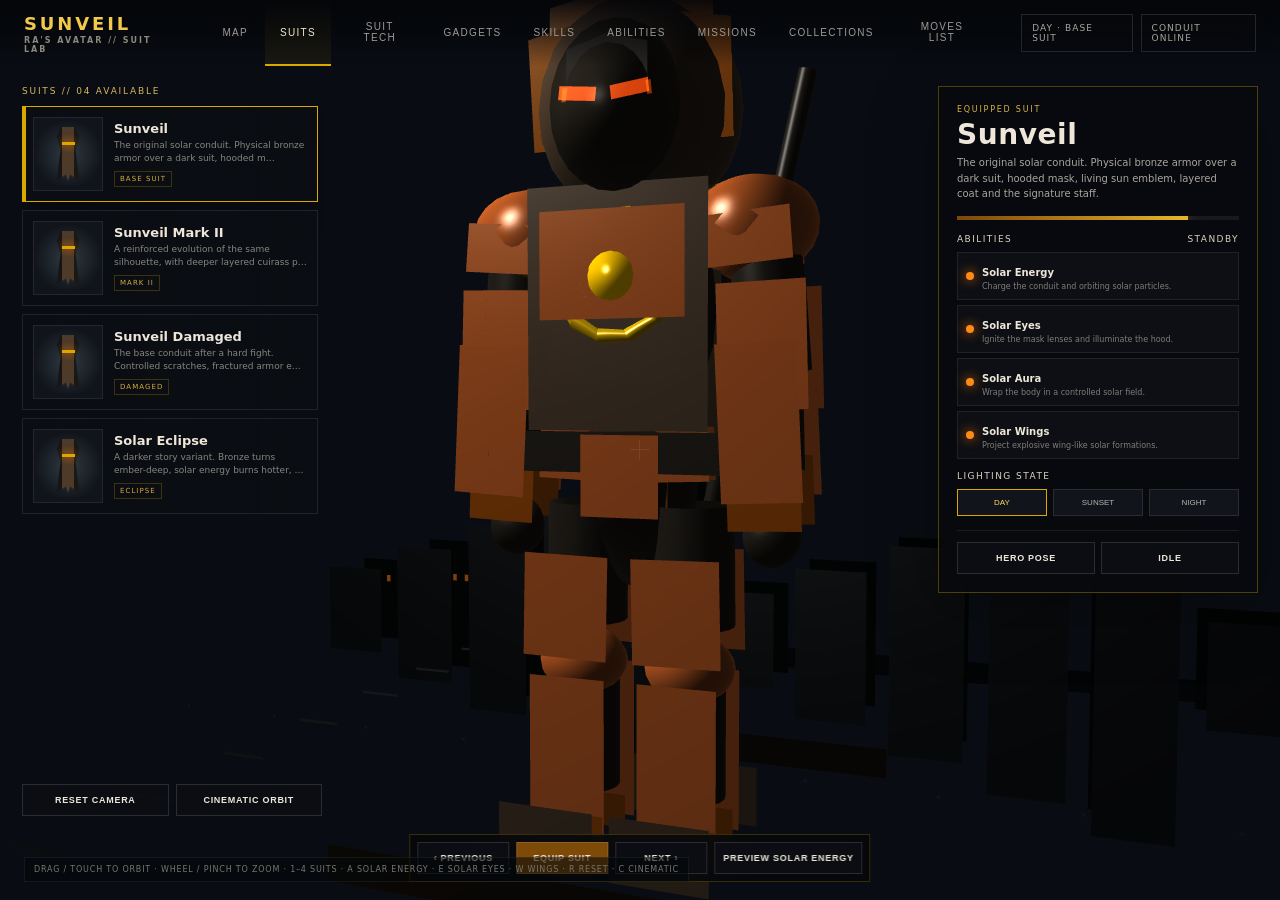
<file: index.html>
<!doctype html>
<html lang="en">
<head>
<meta charset="utf-8"/>
<meta name="viewport" content="width=device-width,initial-scale=1,viewport-fit=cover"/>
<title>Sunveil // Suit Lab</title>
<meta name="theme-color" content="#080a10">
<meta name="description" content="Sunveil interactive 3D character and suit laboratory.">
  <link rel="stylesheet" href="styles.css">
</head>
<body>
<div id="boot" aria-live="polite"><div class="bootMark">SUNVEIL</div><div class="bootBar"><i></i></div><small>INITIALIZING CHARACTER LAB</small></div>
<div id="app">
<canvas id="gl"></canvas>
<div id="hud">
  <header class="top"><div class="logo">SUNVEIL<small>RA'S AVATAR // SUIT LAB</small></div><nav class="nav" id="nav"></nav><div class="topRight"><span class="chip" id="modeChip">DAYLIGHT</span><span class="chip">CONDUIT ONLINE</span></div></header>
  <aside class="left"><div class="sectionTitle">SUITS // 04 AVAILABLE</div><div class="suitList" id="suitList"></div><div class="bottomLeft"><button class="btn" id="reset">Reset Camera</button><button class="btn" id="cinematic">Cinematic Orbit</button></div></aside>
  <aside class="right"><div class="eyebrow">Equipped Suit</div><h1 id="suitName">Sunveil</h1><p class="desc" id="suitDesc"></p><div class="bar"><i id="powerBar"></i></div><div class="rowTitle"><span>Abilities</span><span id="abilityState">STANDBY</span></div><div id="abilities"></div><div class="rowTitle">Lighting State</div><div class="lighting" id="lights"></div><div class="rightFoot"><button class="btn" id="heroPose">Hero Pose</button><button class="btn" id="idlePose">Idle</button></div></aside>
  <div class="bottom"><button class="btn" id="prev">‹ Previous</button><button class="btn primary" id="equip">Equip Suit</button><button class="btn" id="next">Next ›</button><button class="btn" id="abilityPreview">Preview Solar Energy</button></div>
  <div class="hint">Drag / touch to orbit · wheel / pinch to zoom · 1–4 suits · A solar energy · E solar eyes · W wings · R reset · C cinematic</div>
  <div class="crosshair"></div><div class="toast" id="toast"></div>
</div></div>
  <script src="app.js" defer></script>
<noscript><div class="fatal">JavaScript is required to run the Sunveil Character Lab.</div></noscript>
</body></html>
</file>
<file: styles.css>
:root{--gold:#D9A900;--orange:#954608;--bronze:#BC5A24;--dark:#4A3A2B;--ink:#24201A;--panel:rgba(8,10,14,.78);--line:rgba(217,169,0,.34);--cyan:#83d6ff}
*{box-sizing:border-box}html,body{margin:0;height:100%;overflow:hidden;background:#05070b;color:#eee7d9;font-family:Inter,ui-sans-serif,system-ui,-apple-system,Segoe UI,sans-serif}
#app{position:fixed;inset:0;background:radial-gradient(circle at 50% 44%,#202733 0,#0b1018 48%,#040509 100%)}
canvas{position:absolute;inset:0;width:100%;height:100%;touch-action:none}
#hud{position:absolute;inset:0;pointer-events:none}
.top{position:absolute;top:0;left:0;right:0;height:66px;display:flex;align-items:center;gap:28px;padding:0 24px;background:linear-gradient(180deg,rgba(4,5,8,.93),rgba(4,5,8,.55),transparent);pointer-events:auto}
.logo{font-weight:900;letter-spacing:.16em;color:#f3c94c;font-size:18px}.logo small{display:block;font-size:8px;color:#8e897e;letter-spacing:.25em;margin-top:2px}
.nav{display:flex;height:100%;align-items:center;gap:2px}.nav button{height:100%;padding:0 15px;background:transparent;border:0;border-bottom:2px solid transparent;color:#9d9a93;font-size:10px;letter-spacing:.13em;text-transform:uppercase;cursor:pointer}.nav button.active{color:#f2e7cd;border-bottom-color:var(--gold);background:linear-gradient(180deg,transparent,rgba(217,169,0,.08))}
.topRight{margin-left:auto;display:flex;gap:8px;align-items:center}.chip{padding:8px 10px;border:1px solid rgba(255,255,255,.12);background:rgba(8,10,14,.55);font-size:9px;letter-spacing:.12em;text-transform:uppercase;color:#aaa69d}
.left{position:absolute;left:22px;top:86px;bottom:84px;width:300px;pointer-events:auto;display:flex;flex-direction:column;gap:10px}.sectionTitle{font-size:9px;letter-spacing:.2em;text-transform:uppercase;color:#d6b75b}.suitList{flex:1;overflow:auto;padding-right:4px}.suitCard{position:relative;display:grid;grid-template-columns:70px 1fr;gap:11px;align-items:center;padding:10px;margin:0 0 8px;border:1px solid rgba(255,255,255,.09);background:linear-gradient(90deg,rgba(11,14,19,.88),rgba(11,14,19,.62));cursor:pointer;transition:.18s}.suitCard:hover{border-color:rgba(217,169,0,.45);transform:translateX(2px)}.suitCard.active{border-color:var(--gold);box-shadow:inset 3px 0 0 var(--gold),0 8px 30px rgba(0,0,0,.25)}.thumb{height:74px;border:1px solid rgba(255,255,255,.08);background:radial-gradient(circle,#303a43,#11151b 68%);display:grid;place-items:center;overflow:hidden}.thumb .mini{width:27px;height:54px;position:relative;background:linear-gradient(90deg,#171514 0 25%,#4d3a28 25% 70%,#1b1714 70%);clip-path:polygon(25% 0,75% 0,92% 18%,78% 42%,92% 100%,58% 88%,50% 100%,42% 88%,8% 100%,22% 42%,8% 18%)}.thumb .mini:after{content:"";position:absolute;left:7px;right:7px;top:15px;height:3px;background:#d9a900;box-shadow:0 0 8px #ff7b00}.suitCard h3{margin:0 0 3px;font-size:13px}.suitCard p{margin:0;color:#87857e;font-size:9px;line-height:1.35}.tag{display:inline-block;margin-top:7px;font-size:7px;letter-spacing:.15em;color:#d8ad37;border:1px solid rgba(217,169,0,.24);padding:3px 5px}
.bottomLeft{display:grid;grid-template-columns:1fr 1fr;gap:7px}.btn{border:1px solid rgba(255,255,255,.13);background:rgba(12,15,20,.86);color:#eee7d9;padding:10px 8px;font-size:9px;font-weight:750;letter-spacing:.08em;text-transform:uppercase;cursor:pointer}.btn:hover,.btn.active{border-color:var(--gold);color:#ffd95b;background:rgba(38,30,15,.9)}
.right{position:absolute;right:22px;top:86px;width:320px;pointer-events:auto;background:var(--panel);border:1px solid var(--line);backdrop-filter:blur(18px);box-shadow:0 18px 60px rgba(0,0,0,.35);padding:18px}.eyebrow{font-size:8px;letter-spacing:.22em;text-transform:uppercase;color:#d8b449}.right h1{margin:4px 0;font-size:28px;letter-spacing:.02em}.desc{font-size:10px;color:#aaa69c;line-height:1.55;margin:0 0 14px}.bar{height:4px;background:#16191e;margin:8px 0 14px;overflow:hidden}.bar i{display:block;height:100%;width:82%;background:linear-gradient(90deg,#7c4709,#e7b629);box-shadow:0 0 14px #c87908}.rowTitle{display:flex;justify-content:space-between;align-items:center;margin:12px 0 8px;font-size:9px;letter-spacing:.16em;text-transform:uppercase;color:#ded3bd}.ability{display:flex;align-items:center;gap:8px;padding:8px;border:1px solid rgba(255,255,255,.08);margin:5px 0;background:rgba(255,255,255,.025);cursor:pointer}.ability:hover{border-color:rgba(217,169,0,.5)}.ability .dot{width:8px;height:8px;border-radius:50%;background:#ff8b16;box-shadow:0 0 12px #ff7400}.ability b{font-size:10px}.ability small{display:block;color:#7e7d79;font-size:8px;margin-top:2px}.lighting{display:grid;grid-template-columns:repeat(3,1fr);gap:6px}.lighting button{border:1px solid rgba(255,255,255,.1);background:#11151b;color:#b8b4ac;padding:8px 3px;font-size:8px;text-transform:uppercase;cursor:pointer}.lighting button.active{border-color:#d9a900;color:#ffd95b}.rightFoot{margin-top:14px;padding-top:11px;border-top:1px solid rgba(255,255,255,.08);display:flex;gap:6px}.rightFoot .btn{flex:1}
.bottom{position:absolute;left:50%;bottom:18px;transform:translateX(-50%);display:flex;gap:7px;padding:7px;background:rgba(6,8,11,.84);border:1px solid rgba(217,169,0,.23);backdrop-filter:blur(14px);pointer-events:auto}.bottom .btn{min-width:92px}.primary{background:#7e4a08}.hint{position:absolute;left:24px;bottom:18px;font-size:8px;letter-spacing:.1em;text-transform:uppercase;color:#77756e;background:rgba(5,7,10,.58);padding:7px 9px;border:1px solid rgba(255,255,255,.06)}
.toast{position:absolute;left:50%;top:78px;transform:translate(-50%,-8px);opacity:0;padding:9px 13px;background:rgba(12,11,9,.92);border:1px solid #a97e17;color:#f0dfb3;font-size:9px;letter-spacing:.1em;text-transform:uppercase;transition:.22s}.toast.show{opacity:1;transform:translate(-50%,0)}
.crosshair{position:absolute;left:50%;top:50%;width:20px;height:20px;transform:translate(-50%,-50%);opacity:.12}.crosshair:before,.crosshair:after{content:"";position:absolute;background:#e9bd45}.crosshair:before{width:1px;height:20px;left:9px}.crosshair:after{height:1px;width:20px;top:9px}
@media(max-width:1050px){.left{width:230px}.right{width:270px}.nav button{padding:0 8px}}@media(max-width:800px){.nav{display:none}.top{height:56px}.left{left:9px;right:9px;top:auto;bottom:78px;width:auto;height:125px;flex-direction:row}.sectionTitle,.bottomLeft{display:none}.suitList{display:flex;gap:6px;overflow-x:auto}.suitCard{min-width:170px;margin:0}.right{left:9px;right:9px;top:65px;width:auto;padding:11px;max-height:39vh;overflow:auto}.right .desc{display:none}.hint{display:none}.bottom{bottom:8px}.bottom .btn{min-width:72px;padding:8px 5px}}

/* Deployment shell */
#boot{position:fixed;inset:0;z-index:9999;display:grid;place-items:center;align-content:center;gap:10px;background:#05070b;color:#e8d8b0;transition:opacity .45s ease,visibility .45s ease;letter-spacing:.16em;text-align:center}.bootMark{font-size:26px;font-weight:900;color:#f1c84a}.bootBar{width:180px;height:2px;background:#1b1b1a;overflow:hidden}.bootBar i{display:block;width:35%;height:100%;background:#d9a900;animation:boot 1s ease-in-out infinite}@keyframes boot{0%{transform:translateX(-120%)}100%{transform:translateX(420%)}}#boot small{font-size:8px;color:#77736a}.fatal{position:fixed;inset:0;display:grid;place-items:center;padding:30px;background:#05070b;color:white;font:16px system-ui}
</file>
